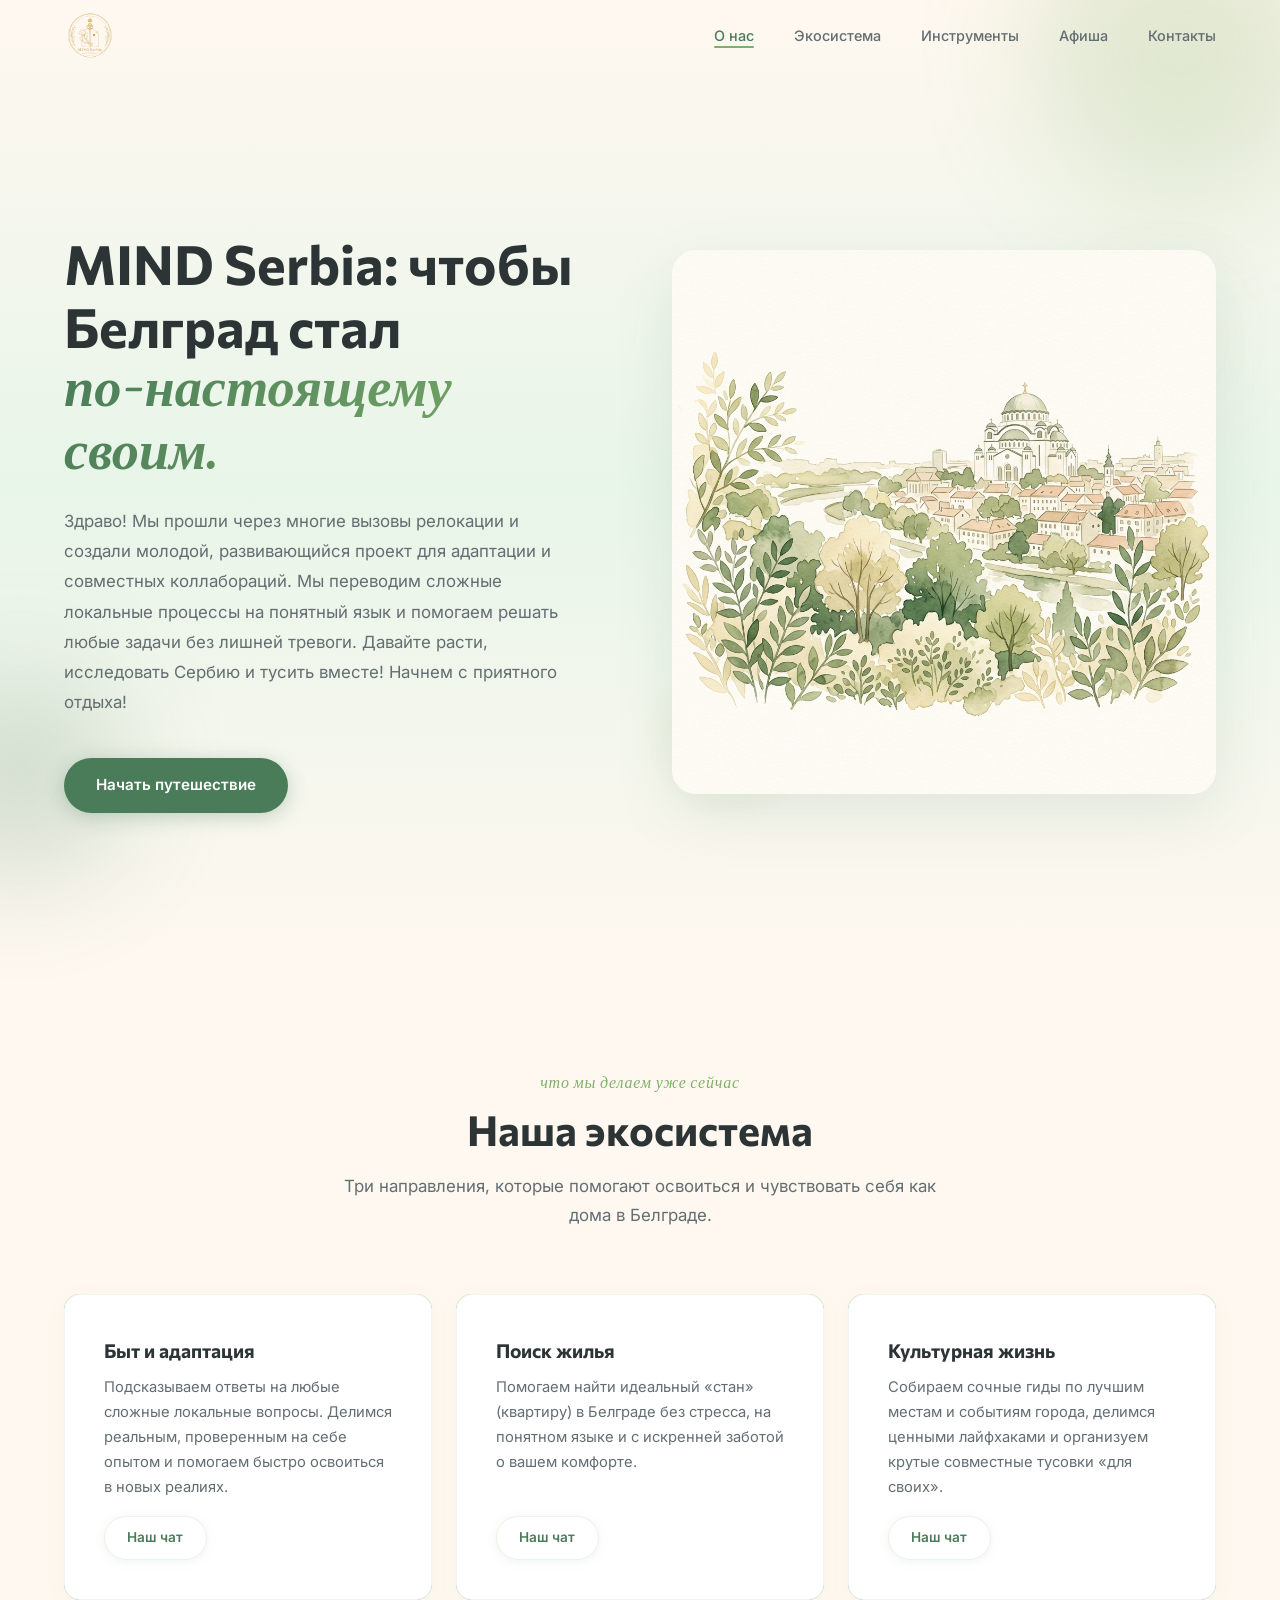
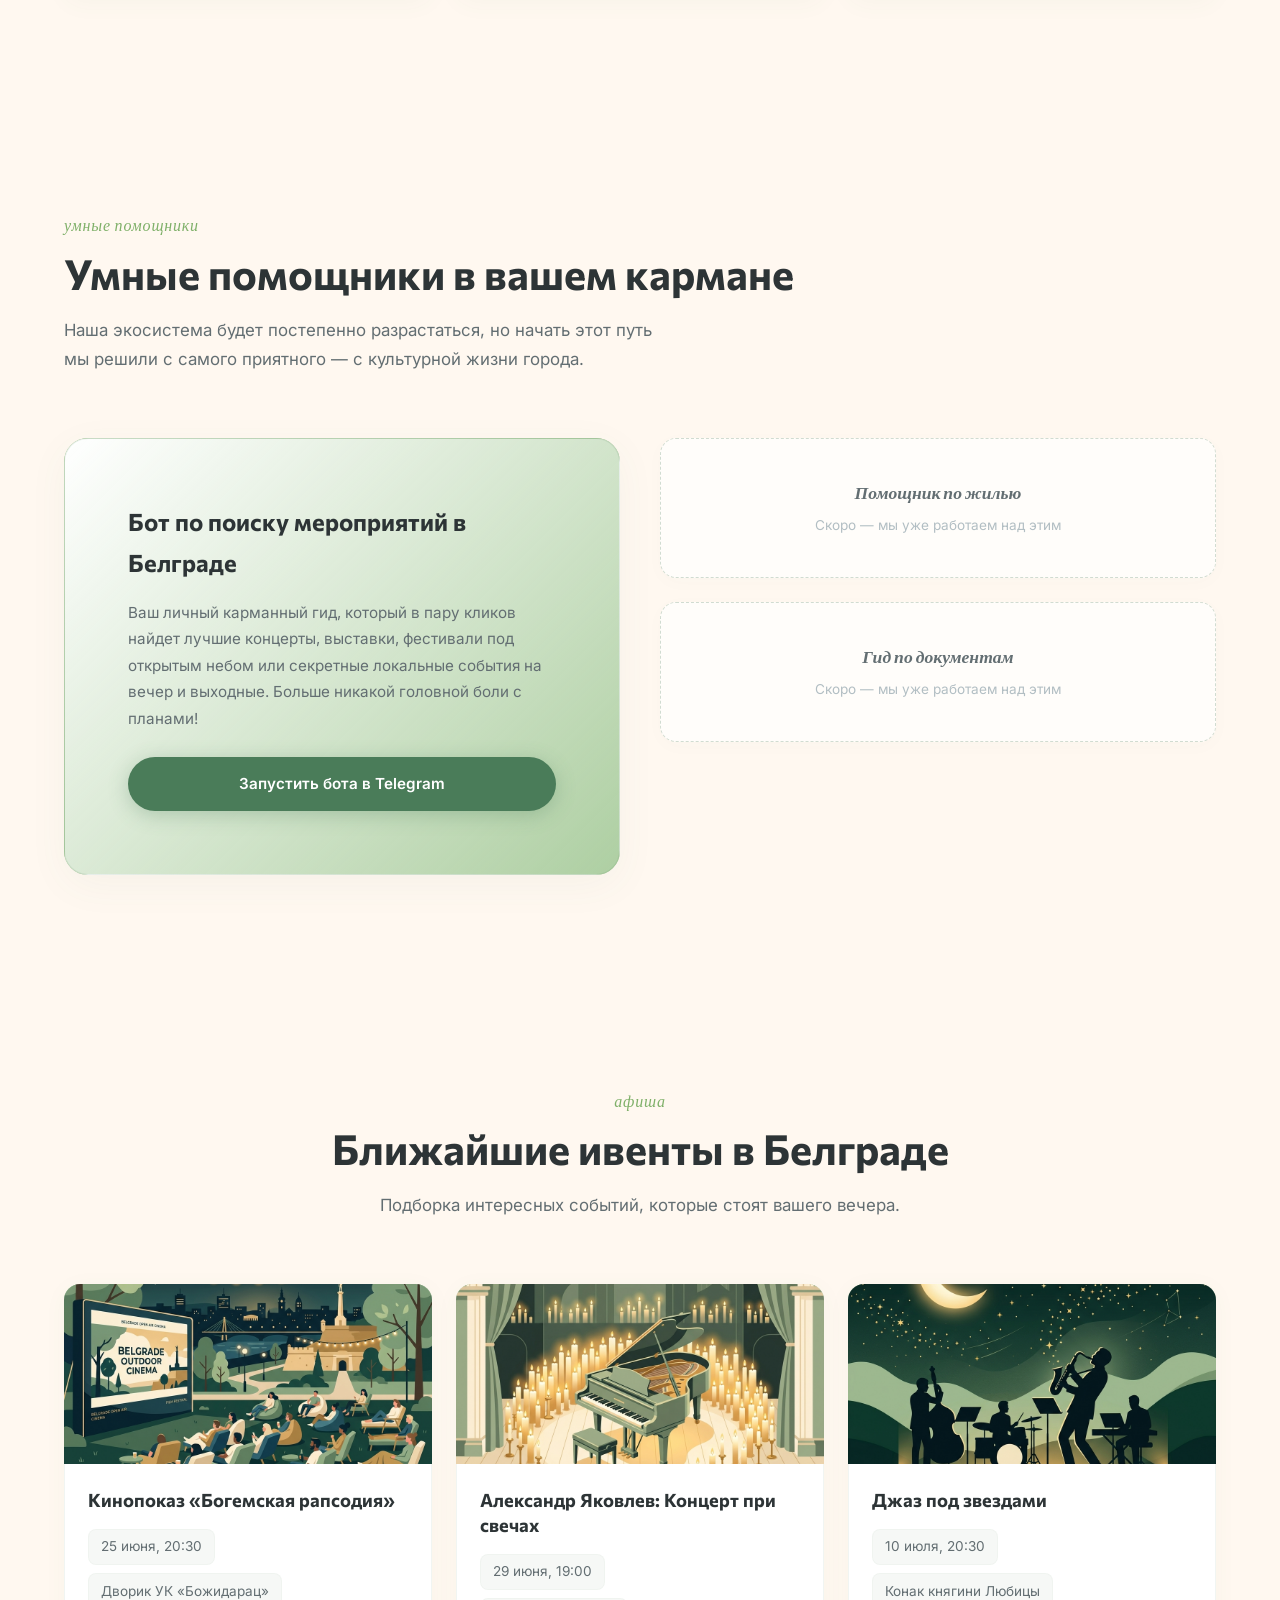
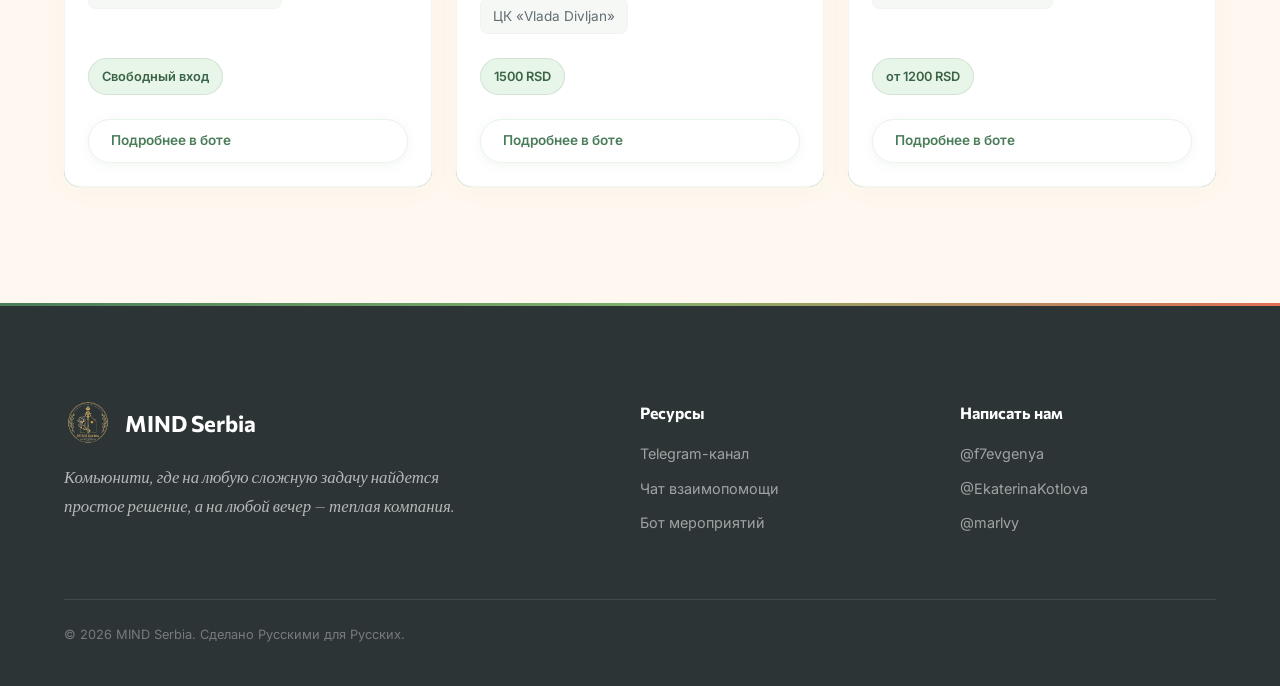
<file: MindSerbia/index.html>
<!DOCTYPE html>
<html lang="ru">
<head>
  <meta charset="UTF-8">
  <meta name="viewport" content="width=device-width, initial-scale=1.0">
  <title>MIND Serbia — чтобы Белград стал по-настоящему своим 🌿</title>
  <meta name="description" content="MIND Srbija — экосистема для экспатов в Сербии. Помогаем с адаптацией, поиском жилья, культурной жизнью и мероприятиями в Белграде.">
  
  <!-- Open Graph -->
  <meta property="og:type" content="website">
  <meta property="og:title" content="MIND Serbia — чтобы Белград стал по-настоящему своим 🌿">
  <meta property="og:description" content="Экосистема для экспатов в Сербии. Адаптация, жильё, культурная жизнь и мероприятия в Белграде.">
  <meta property="og:image" content="hero-belgrade.png">
  
  <!-- Favicon -->
  <link rel="icon" type="image/png" href="logo.png">
  
  <!-- Local Fonts -->
  <link rel="stylesheet" href="fonts.css">
  
  <!-- Styles -->
  <link rel="stylesheet" href="style.css">
</head>
<body>

  <!-- ============================================
       NAVIGATION
       ============================================ -->
  <nav class="nav" id="nav">
    <div class="nav-inner">
      <a href="#" class="nav-logo">
        <img src="logo.png" alt="MIND Serbia Logo" class="logo-img">
      </a>

      <ul class="nav-links">
        <li><a href="#about">О нас</a></li>
        <li><a href="#ecosystem">Экосистема</a></li>
        <li><a href="#tools">Инструменты</a></li>
        <li><a href="#events">Афиша</a></li>
        <li><a href="#footer">Контакты</a></li>
      </ul>

      <button class="nav-hamburger" id="hamburger" aria-label="Меню">
        <span></span>
        <span></span>
        <span></span>
      </button>
    </div>
  </nav>

  <!-- Mobile Menu Overlay -->
  <div class="nav-mobile" id="mobileMenu">
    <a href="#about">О нас</a>
    <a href="#ecosystem">Экосистема</a>
    <a href="#tools">Инструменты</a>
    <a href="#events">Афиша</a>
    <a href="#footer">Контакты</a>
  </div>

  <main>

    <!-- ============================================
         BLOCK 1: HERO
         ============================================ -->
    <section class="hero section" id="about">
      <!-- Decorative shapes -->
      <div class="hero-deco hero-deco--1"></div>
      <div class="hero-deco hero-deco--2"></div>
      <div class="hero-deco hero-deco--3"></div>

      <div class="container hero-inner">
        <div class="hero-content">
          <h1 class="reveal reveal-delay-1">
            MIND Serbia: чтобы Белград стал <span class="accent">по-настоящему своим.</span>
          </h1>

          <p class="hero-text reveal reveal-delay-2">
            Здраво! Мы прошли через многие вызовы релокации и создали молодой, развивающийся проект для адаптации и совместных коллабораций. Мы переводим сложные локальные процессы на понятный язык и помогаем решать любые задачи без лишней тревоги. Давайте расти, исследовать Сербию и тусить вместе! Начнем с приятного отдыха!
          </p>

          <a href="https://t.me/mind_events_bot" target="_blank" rel="noopener" class="btn btn-primary reveal reveal-delay-3" id="hero-cta">
            Начать путешествие
          </a>
        </div>

        <div class="hero-image reveal reveal-delay-2">
          <img src="hero-belgrade.png" alt="Белград — иллюстрация городского пейзажа с зеленью" width="600" height="400" loading="eager">
        </div>
      </div>
    </section>

    <!-- ============================================
         BLOCK 2: ECOSYSTEM
         ============================================ -->
    <section class="ecosystem section" id="ecosystem">
      <div class="container">
        <div class="ecosystem-header">
          <span class="section-label reveal">что мы делаем уже сейчас</span>
          <h2 class="section-title reveal reveal-delay-1">Наша экосистема</h2>
          <p class="section-subtitle reveal reveal-delay-2">
            Три направления, которые помогают освоиться и чувствовать себя как дома в Белграде.
          </p>
        </div>

        <div class="eco-grid">
          <!-- Card 1: Быт и адаптация -->
          <div class="eco-card reveal reveal-delay-1" id="eco-adaptation">
            <h3>Быт и адаптация</h3>
            <p>
              Подсказываем ответы на любые сложные локальные вопросы. Делимся реальным, проверенным на себе опытом и помогаем быстро освоиться в новых реалиях.
            </p>
            <a href="https://t.me/algatrip_serbia_chat" target="_blank" rel="noopener" class="btn btn-secondary btn-sm" id="eco-chat-btn-adaptation">
              Наш чат
            </a>
          </div>

          <!-- Card 2: Поиск жилья -->
          <div class="eco-card reveal reveal-delay-2" id="eco-housing">
            <h3>Поиск жилья</h3>
            <p>
              Помогаем найти идеальный «стан» (квартиру) в Белграде без стресса, на понятном языке и с искренней заботой о вашем комфорте.
            </p>
            <a href="https://t.me/algatrip_serbia_chat" target="_blank" rel="noopener" class="btn btn-secondary btn-sm" id="eco-chat-btn-housing">
              Наш чат
            </a>
          </div>

          <!-- Card 3: Культурная жизнь -->
          <div class="eco-card reveal reveal-delay-3" id="eco-culture">
            <h3>Культурная жизнь</h3>
            <p>
              Собираем сочные гиды по лучшим местам и событиям города, делимся ценными лайфхаками и организуем крутые совместные тусовки «для своих».
            </p>
            <a href="https://t.me/algatrip_serbia_chat" target="_blank" rel="noopener" class="btn btn-secondary btn-sm" id="eco-chat-btn-culture">
              Наш чат
            </a>
          </div>
        </div>
      </div>
    </section>

    <!-- ============================================
         BLOCK 3: TOOLS (BOT)
         ============================================ -->
    <section class="tools section" id="tools">
      <div class="container">
        <div class="tools-header">
          <span class="section-label reveal">умные помощники</span>
          <h2 class="section-title reveal reveal-delay-1">Умные помощники в вашем кармане</h2>
          <p class="section-subtitle reveal reveal-delay-2">
            Наша экосистема будет постепенно разрастаться, но начать этот путь мы решили с самого приятного — с культурной жизни города.
          </p>
        </div>

        <div class="tools-layout">
          <!-- Main Bot Card -->
          <div class="bot-card reveal reveal-delay-1" id="bot-events">
            <h3>Бот по поиску мероприятий в Белграде</h3>
            <p>
              Ваш личный карманный гид, который в пару кликов найдет лучшие концерты, выставки, фестивали под открытым небом или секретные локальные события на вечер и выходные. Больше никакой головной боли с планами!
            </p>
            <a href="https://t.me/mind_events_bot" target="_blank" rel="noopener" class="btn btn-primary" id="bot-cta">
              Запустить бота в Telegram
            </a>
          </div>

          <!-- Future Bots -->
          <div class="future-bots reveal reveal-delay-2">
            <div class="future-bot-card" id="bot-future-1">
              <h4>Помощник по жилью</h4>
              <p>Скоро — мы уже работаем над этим</p>
            </div>
            <div class="future-bot-card" id="bot-future-2">
              <h4>Гид по документам</h4>
              <p>Скоро — мы уже работаем над этим</p>
            </div>
          </div>
        </div>
      </div>
    </section>

    <!-- ============================================
         BLOCK 4: EVENTS (АФИША)
         ============================================ -->
    <section class="events section" id="events">
      <div class="container">
        <div class="events-header">
          <span class="section-label reveal">афиша</span>
          <h2 class="section-title reveal reveal-delay-1">Ближайшие ивенты в Белграде</h2>
          <p class="section-subtitle reveal reveal-delay-2">
            Подборка интересных событий, которые стоят вашего вечера.
          </p>
        </div>

        <div class="events-grid">
          <!-- Event 1 -->
          <div class="event-card reveal reveal-delay-1" id="event-1">
            <div class="event-card-image">
              <img src="event-cinema.png" alt="Кинопоказ «Богемская рапсодия»" loading="lazy">
            </div>
            <div class="event-card-content">
              <h3>Кинопоказ «Богемская рапсодия»</h3>
              <div class="event-meta">
                <div class="event-meta-item">
                  <span>25 июня, 20:30</span>
                </div>
                <div class="event-meta-item">
                  <span>Дворик УК «Божидарац»</span>
                </div>
              </div>
              <div class="event-price">Свободный вход</div>
              <a href="https://t.me/mind_events_bot" target="_blank" rel="noopener" class="btn btn-secondary btn-sm" id="event-1-btn">
                Подробнее в боте
              </a>
            </div>
          </div>

          <!-- Event 2 -->
          <div class="event-card reveal reveal-delay-2" id="event-2">
            <div class="event-card-image">
              <img src="event-candlelight.png" alt="Александр Яковлев: Концерт при свечах" loading="lazy">
            </div>
            <div class="event-card-content">
              <h3>Александр Яковлев: Концерт при свечах</h3>
              <div class="event-meta">
                <div class="event-meta-item">
                  <span>29 июня, 19:00</span>
                </div>
                <div class="event-meta-item">
                  <span>ЦК «Vlada Divljan»</span>
                </div>
              </div>
              <div class="event-price">1500 RSD</div>
              <a href="https://t.me/mind_events_bot" target="_blank" rel="noopener" class="btn btn-secondary btn-sm" id="event-2-btn">
                Подробнее в боте
              </a>
            </div>
          </div>

          <!-- Event 3 -->
          <div class="event-card reveal reveal-delay-3" id="event-3">
            <div class="event-card-image">
              <img src="event-jazz.png" alt="Джаз под звездами" loading="lazy">
            </div>
            <div class="event-card-content">
              <h3>Джаз под звездами</h3>
              <div class="event-meta">
                <div class="event-meta-item">
                  <span>10 июля, 20:30</span>
                </div>
                <div class="event-meta-item">
                  <span>Конак княгини Любицы</span>
                </div>
              </div>
              <div class="event-price">от 1200 RSD</div>
              <a href="https://t.me/mind_events_bot" target="_blank" rel="noopener" class="btn btn-secondary btn-sm" id="event-3-btn">
                Подробнее в боте
              </a>
            </div>
          </div>
        </div>
      </div>
    </section>

  </main>

  <!-- ============================================
       BLOCK 5: FOOTER
       ============================================ -->
  <footer class="footer" id="footer">
    <div class="container">
      <div class="footer-inner">
        <div class="footer-about">
          <div class="footer-logo">
            <img src="logo.png" alt="MIND Serbia Logo" class="footer-logo-img">
            <span>MIND Serbia</span>
          </div>
          <p>
            Комьюнити, где на любую сложную задачу найдется простое решение, а на любой вечер — теплая компания.
          </p>
        </div>

        <div class="footer-col">
          <h4>Ресурсы</h4>
          <ul class="footer-links">
            <li>
              <a href="https://t.me/algatrip_serbia_chat" target="_blank" rel="noopener" id="footer-channel">
                Telegram-канал
              </a>
            </li>
            <li>
              <a href="https://t.me/algatrip_serbia_chat" target="_blank" rel="noopener" id="footer-chat">
                Чат взаимопомощи
              </a>
            </li>
            <li>
              <a href="https://t.me/mind_events_bot" target="_blank" rel="noopener" id="footer-bot">
                Бот мероприятий
              </a>
            </li>
          </ul>
        </div>

        <div class="footer-col">
          <h4>Написать нам</h4>
          <ul class="footer-links">
            <li>
              <a href="https://t.me/f7evgenya" target="_blank" rel="noopener" id="footer-contact-1">
                @f7evgenya
              </a>
            </li>
            <li>
              <a href="https://t.me/EkaterinaKotlova" target="_blank" rel="noopener" id="footer-contact-2">
                @EkaterinaKotlova
              </a>
            </li>
            <li>
              <a href="https://t.me/marlvy" target="_blank" rel="noopener" id="footer-contact-3">
                @marlvy
              </a>
            </li>
          </ul>
        </div>
      </div>

      <div class="footer-bottom">
        <span>© 2026 MIND Serbia. Сделано Русскими для Русских.</span>
      </div>
    </div>
  </footer>

  <!-- Scripts -->
  <script src="script.js"></script>
</body>
</html>
</file>
<file: MindSerbia/fonts.css>
/* Local Fonts CSS for MIND Serbia Website */

/* cyrillic-ext */
@font-face {
  font-family: 'Commissioner';
  font-style: normal;
  font-weight: 300 800;
  font-display: swap;
  src: url('fonts/commissioner-300 800-normal-cyrillic-ext.woff2') format('woff2');
  unicode-range: U+0460-052F, U+1C80-1C8A, U+20B4, U+2DE0-2DFF, U+A640-A69F, U+FE2E-FE2F;
}

/* cyrillic */
@font-face {
  font-family: 'Commissioner';
  font-style: normal;
  font-weight: 300 800;
  font-display: swap;
  src: url('fonts/commissioner-300 800-normal-cyrillic.woff2') format('woff2');
  unicode-range: U+0301, U+0400-045F, U+0490-0491, U+04B0-04B1, U+2116;
}

/* greek */
@font-face {
  font-family: 'Commissioner';
  font-style: normal;
  font-weight: 300 800;
  font-display: swap;
  src: url('fonts/commissioner-300 800-normal-greek.woff2') format('woff2');
  unicode-range: U+0370-0377, U+037A-037F, U+0384-038A, U+038C, U+038E-03A1, U+03A3-03FF;
}

/* vietnamese */
@font-face {
  font-family: 'Commissioner';
  font-style: normal;
  font-weight: 300 800;
  font-display: swap;
  src: url('fonts/commissioner-300 800-normal-vietnamese.woff2') format('woff2');
  unicode-range: U+0102-0103, U+0110-0111, U+0128-0129, U+0168-0169, U+01A0-01A1, U+01AF-01B0, U+0300-0301, U+0303-0304, U+0308-0309, U+0323, U+0329, U+1EA0-1EF9, U+20AB;
}

/* latin-ext */
@font-face {
  font-family: 'Commissioner';
  font-style: normal;
  font-weight: 300 800;
  font-display: swap;
  src: url('fonts/commissioner-300 800-normal-latin-ext.woff2') format('woff2');
  unicode-range: U+0100-02BA, U+02BD-02C5, U+02C7-02CC, U+02CE-02D7, U+02DD-02FF, U+0304, U+0308, U+0329, U+1D00-1DBF, U+1E00-1E9F, U+1EF2-1EFF, U+2020, U+20A0-20AB, U+20AD-20C0, U+2113, U+2C60-2C7F, U+A720-A7FF;
}

/* latin */
@font-face {
  font-family: 'Commissioner';
  font-style: normal;
  font-weight: 300 800;
  font-display: swap;
  src: url('fonts/commissioner-300 800-normal-latin.woff2') format('woff2');
  unicode-range: U+0000-00FF, U+0131, U+0152-0153, U+02BB-02BC, U+02C6, U+02DA, U+02DC, U+0304, U+0308, U+0329, U+2000-206F, U+20AC, U+2122, U+2191, U+2193, U+2212, U+2215, U+FEFF, U+FFFD;
}

/* latin-ext */
@font-face {
  font-family: 'Instrument Serif';
  font-style: italic;
  font-weight: 400;
  font-display: swap;
  src: url('fonts/instrument-serif-400-italic-latin-ext.woff2') format('woff2');
  unicode-range: U+0100-02BA, U+02BD-02C5, U+02C7-02CC, U+02CE-02D7, U+02DD-02FF, U+0304, U+0308, U+0329, U+1D00-1DBF, U+1E00-1E9F, U+1EF2-1EFF, U+2020, U+20A0-20AB, U+20AD-20C0, U+2113, U+2C60-2C7F, U+A720-A7FF;
}

/* latin */
@font-face {
  font-family: 'Instrument Serif';
  font-style: italic;
  font-weight: 400;
  font-display: swap;
  src: url('fonts/instrument-serif-400-italic-latin.woff2') format('woff2');
  unicode-range: U+0000-00FF, U+0131, U+0152-0153, U+02BB-02BC, U+02C6, U+02DA, U+02DC, U+0304, U+0308, U+0329, U+2000-206F, U+20AC, U+2122, U+2191, U+2193, U+2212, U+2215, U+FEFF, U+FFFD;
}

/* latin-ext */
@font-face {
  font-family: 'Instrument Serif';
  font-style: normal;
  font-weight: 400;
  font-display: swap;
  src: url('fonts/instrument-serif-400-normal-latin-ext.woff2') format('woff2');
  unicode-range: U+0100-02BA, U+02BD-02C5, U+02C7-02CC, U+02CE-02D7, U+02DD-02FF, U+0304, U+0308, U+0329, U+1D00-1DBF, U+1E00-1E9F, U+1EF2-1EFF, U+2020, U+20A0-20AB, U+20AD-20C0, U+2113, U+2C60-2C7F, U+A720-A7FF;
}

/* latin */
@font-face {
  font-family: 'Instrument Serif';
  font-style: normal;
  font-weight: 400;
  font-display: swap;
  src: url('fonts/instrument-serif-400-normal-latin.woff2') format('woff2');
  unicode-range: U+0000-00FF, U+0131, U+0152-0153, U+02BB-02BC, U+02C6, U+02DA, U+02DC, U+0304, U+0308, U+0329, U+2000-206F, U+20AC, U+2122, U+2191, U+2193, U+2212, U+2215, U+FEFF, U+FFFD;
}

/* cyrillic-ext */
@font-face {
  font-family: 'Inter';
  font-style: normal;
  font-weight: 300 800;
  font-display: swap;
  src: url('fonts/inter-300 800-normal-cyrillic-ext.woff2') format('woff2');
  unicode-range: U+0460-052F, U+1C80-1C8A, U+20B4, U+2DE0-2DFF, U+A640-A69F, U+FE2E-FE2F;
}

/* cyrillic */
@font-face {
  font-family: 'Inter';
  font-style: normal;
  font-weight: 300 800;
  font-display: swap;
  src: url('fonts/inter-300 800-normal-cyrillic.woff2') format('woff2');
  unicode-range: U+0301, U+0400-045F, U+0490-0491, U+04B0-04B1, U+2116;
}

/* greek-ext */
@font-face {
  font-family: 'Inter';
  font-style: normal;
  font-weight: 300 800;
  font-display: swap;
  src: url('fonts/inter-300 800-normal-greek-ext.woff2') format('woff2');
  unicode-range: U+1F00-1FFF;
}

/* greek */
@font-face {
  font-family: 'Inter';
  font-style: normal;
  font-weight: 300 800;
  font-display: swap;
  src: url('fonts/inter-300 800-normal-greek.woff2') format('woff2');
  unicode-range: U+0370-0377, U+037A-037F, U+0384-038A, U+038C, U+038E-03A1, U+03A3-03FF;
}

/* vietnamese */
@font-face {
  font-family: 'Inter';
  font-style: normal;
  font-weight: 300 800;
  font-display: swap;
  src: url('fonts/inter-300 800-normal-vietnamese.woff2') format('woff2');
  unicode-range: U+0102-0103, U+0110-0111, U+0128-0129, U+0168-0169, U+01A0-01A1, U+01AF-01B0, U+0300-0301, U+0303-0304, U+0308-0309, U+0323, U+0329, U+1EA0-1EF9, U+20AB;
}

/* latin-ext */
@font-face {
  font-family: 'Inter';
  font-style: normal;
  font-weight: 300 800;
  font-display: swap;
  src: url('fonts/inter-300 800-normal-latin-ext.woff2') format('woff2');
  unicode-range: U+0100-02BA, U+02BD-02C5, U+02C7-02CC, U+02CE-02D7, U+02DD-02FF, U+0304, U+0308, U+0329, U+1D00-1DBF, U+1E00-1E9F, U+1EF2-1EFF, U+2020, U+20A0-20AB, U+20AD-20C0, U+2113, U+2C60-2C7F, U+A720-A7FF;
}

/* latin */
@font-face {
  font-family: 'Inter';
  font-style: normal;
  font-weight: 300 800;
  font-display: swap;
  src: url('fonts/inter-300 800-normal-latin.woff2') format('woff2');
  unicode-range: U+0000-00FF, U+0131, U+0152-0153, U+02BB-02BC, U+02C6, U+02DA, U+02DC, U+0304, U+0308, U+0329, U+2000-206F, U+20AC, U+2122, U+2191, U+2193, U+2212, U+2215, U+FEFF, U+FFFD;
}
</file>
<file: MindSerbia/style.css>
/* ============================================
   MIND Srbija — Design System & Styles
   ============================================ */

/* --- CSS Custom Properties (Design Tokens) --- */
:root {
  /* Colors */
  --color-primary: #4A7C59;
  --color-primary-light: #7FB069;
  --color-primary-pale: #E8F5E9;
  --color-primary-deep: #3A6347;
  --color-warm-cream: #FFF8F0;
  --color-warm-cream-dark: #F5EDE0;
  --color-white: #FFFFFF;
  --color-text: #2D3436;
  --color-text-muted: #636E72;
  --color-text-light: #B2BEC3;
  --color-accent-coral: #E17055;
  --color-accent-coral-hover: #D65D43;
  --color-card-shadow: rgba(74, 124, 89, 0.08);
  --color-card-shadow-hover: rgba(74, 124, 89, 0.18);
  --color-overlay: rgba(45, 52, 54, 0.6);

  /* Typography */
  --font-body: 'Inter', -apple-system, BlinkMacSystemFont, sans-serif;
  --font-heading: 'Commissioner', -apple-system, BlinkMacSystemFont, sans-serif;
  --font-accent: 'Instrument Serif', Georgia, serif;

  /* Spacing */
  --space-xs: 0.5rem;
  --space-sm: 1rem;
  --space-md: 1.5rem;
  --space-lg: 2.5rem;
  --space-xl: 4rem;
  --space-2xl: 6rem;
  --space-3xl: 8rem;

  /* Layout */
  --max-width: 1200px;
  --border-radius: 16px;
  --border-radius-sm: 10px;
  --border-radius-lg: 24px;

  /* Transitions */
  --transition: 0.3s cubic-bezier(0.4, 0, 0.2, 1);
  --transition-slow: 0.5s cubic-bezier(0.4, 0, 0.2, 1);

  /* Nav height */
  --nav-height: 72px;
}

/* --- Reset & Base --- */
*,
*::before,
*::after {
  margin: 0;
  padding: 0;
  box-sizing: border-box;
}

html {
  scroll-behavior: smooth;
  font-size: 16px;
  scroll-padding-top: var(--nav-height);
}

body {
  font-family: var(--font-body);
  color: var(--color-text);
  background-color: var(--color-warm-cream);
  line-height: 1.7;
  -webkit-font-smoothing: antialiased;
  -moz-osx-font-smoothing: grayscale;
  overflow-x: hidden;
}

img {
  max-width: 100%;
  height: auto;
  display: block;
}

a {
  color: inherit;
  text-decoration: none;
}

button {
  border: none;
  cursor: pointer;
  font-family: inherit;
  background: none;
}

/* --- Utility --- */
.container {
  max-width: var(--max-width);
  margin: 0 auto;
  padding: 0 var(--space-md);
}

.section {
  padding: var(--space-2xl) 0;
}

.section-label {
  font-family: var(--font-accent);
  font-style: italic;
  font-size: 1rem;
  color: var(--color-primary-light);
  letter-spacing: 0.05em;
  margin-bottom: var(--space-xs);
  display: block;
}

.section-title {
  font-family: var(--font-heading);
  font-size: clamp(1.8rem, 4vw, 2.6rem);
  font-weight: 700;
  color: var(--color-text);
  line-height: 1.25;
  margin-bottom: var(--space-sm);
}

.section-subtitle {
  font-size: 1.05rem;
  color: var(--color-text-muted);
  max-width: 600px;
  line-height: 1.75;
}

/* --- Scroll Reveal Animation --- */
.reveal {
  opacity: 0;
  transform: translateY(24px);
  transition: opacity 0.95s cubic-bezier(0.16, 1, 0.3, 1),
              transform 0.95s cubic-bezier(0.16, 1, 0.3, 1);
  will-change: transform, opacity;
}

.reveal.visible {
  opacity: 1;
  transform: translateY(0);
}

.reveal-delay-1 { transition-delay: 0.1s; }
.reveal-delay-2 { transition-delay: 0.2s; }
.reveal-delay-3 { transition-delay: 0.3s; }
.reveal-delay-4 { transition-delay: 0.4s; }

/* ============================================
   NAVIGATION
   ============================================ */
.nav {
  position: fixed;
  top: 0;
  left: 0;
  right: 0;
  z-index: 1000;
  height: var(--nav-height);
  display: flex;
  align-items: center;
  transition: var(--transition);
  background: transparent;
}

.nav.scrolled {
  background: rgba(255, 248, 240, 0.85);
  backdrop-filter: blur(20px);
  -webkit-backdrop-filter: blur(20px);
  box-shadow: 0 1px 20px rgba(74, 124, 89, 0.06);
}

.nav-inner {
  display: flex;
  align-items: center;
  justify-content: space-between;
  width: 100%;
  max-width: var(--max-width);
  margin: 0 auto;
  padding: 0 var(--space-md);
}

.nav-logo {
  display: flex;
  align-items: center;
  z-index: 1001;
}

.logo-img {
  height: 52px;
  width: auto;
  display: block;
  transition: transform var(--transition);
}

.logo-img:hover {
  transform: scale(1.05);
}

.nav-links {
  display: flex;
  align-items: center;
  gap: var(--space-lg);
  list-style: none;
}

.nav-links a {
  font-size: 0.9rem;
  font-weight: 500;
  color: var(--color-text-muted);
  transition: color var(--transition);
  position: relative;
}

.nav-links a::after {
  content: '';
  position: absolute;
  bottom: -4px;
  left: 0;
  width: 0;
  height: 2px;
  background: var(--color-primary-light);
  border-radius: 2px;
  transition: width var(--transition);
}

.nav-links a:hover,
.nav-links a.active {
  color: var(--color-primary);
}

.nav-links a:hover::after,
.nav-links a.active::after {
  width: 100%;
}

/* Hamburger */
.nav-hamburger {
  display: none;
  flex-direction: column;
  gap: 5px;
  z-index: 1001;
  padding: 4px;
}

.nav-hamburger span {
  display: block;
  width: 24px;
  height: 2px;
  background: var(--color-text);
  border-radius: 2px;
  transition: var(--transition);
}

.nav-hamburger.active span:nth-child(1) {
  transform: rotate(45deg) translate(5px, 5px);
}

.nav-hamburger.active span:nth-child(2) {
  opacity: 0;
}

.nav-hamburger.active span:nth-child(3) {
  transform: rotate(-45deg) translate(5px, -5px);
}

/* Mobile menu overlay */
.nav-mobile {
  position: fixed;
  top: 0;
  left: 0;
  right: 0;
  bottom: 0;
  background: rgba(255, 248, 240, 0.97);
  backdrop-filter: blur(30px);
  -webkit-backdrop-filter: blur(30px);
  display: flex;
  flex-direction: column;
  align-items: center;
  justify-content: center;
  gap: var(--space-lg);
  z-index: 999;
  opacity: 0;
  pointer-events: none;
  transition: opacity var(--transition);
}

.nav-mobile.open {
  opacity: 1;
  pointer-events: all;
}

.nav-mobile a {
  font-family: var(--font-heading);
  font-size: 1.6rem;
  font-weight: 600;
  color: var(--color-text);
  transition: color var(--transition), transform var(--transition);
  position: relative;
}

.nav-mobile a:hover,
.nav-mobile a.active {
  color: var(--color-primary);
  transform: scale(1.05);
}

/* ============================================
   HERO SECTION
   ============================================ */
.hero {
  min-height: 100vh;
  display: flex;
  align-items: center;
  position: relative;
  background: linear-gradient(180deg, var(--color-warm-cream) 0%, var(--color-primary-pale) 50%, var(--color-warm-cream) 100%);
}

.hero-inner {
  display: grid;
  grid-template-columns: 1fr 1fr;
  gap: var(--space-xl);
  align-items: center;
  padding-top: var(--nav-height);
}

.hero-content {
  padding: var(--space-xl) 0;
}

.hero-badge {
  display: inline-flex;
  align-items: center;
  gap: 0.4rem;
  background: var(--color-white);
  border: 1px solid var(--color-primary-pale);
  border-radius: 100px;
  padding: 0.4rem 1rem;
  font-size: 0.8rem;
  font-weight: 500;
  color: var(--color-primary);
  margin-bottom: var(--space-md);
  box-shadow: 0 2px 12px var(--color-card-shadow);
}

.hero h1 {
  font-family: var(--font-heading);
  font-size: clamp(2.2rem, 5vw, 3.4rem);
  font-weight: 700;
  line-height: 1.15;
  color: var(--color-text);
  margin-bottom: var(--space-md);
}

.hero h1 .accent {
  font-family: var(--font-accent);
  font-style: italic;
  background: linear-gradient(120deg, var(--color-primary) 0%, var(--color-primary-light) 100%);
  -webkit-background-clip: text;
  -webkit-text-fill-color: transparent;
  background-clip: text;
  display: inline-block;
}

.hero-text {
  font-size: 1.05rem;
  color: var(--color-text-muted);
  line-height: 1.8;
  margin-bottom: var(--space-lg);
  max-width: 520px;
}

.hero-image {
  position: relative;
  perspective: 1000px;
}

.hero-image img {
  border-radius: var(--border-radius-lg);
  box-shadow: 0 20px 60px rgba(74, 124, 89, 0.12);
  transition: transform 0.7s cubic-bezier(0.16, 1, 0.3, 1), box-shadow 0.7s ease;
}

.hero-image img:hover {
  transform: scale(1.025) translateY(-6px) rotateX(1deg);
  box-shadow: 0 30px 70px rgba(74, 124, 89, 0.2);
}

.hero-image::before {
  content: '';
  position: absolute;
  top: -20px;
  right: -20px;
  width: 120px;
  height: 120px;
  background: radial-gradient(circle, var(--color-primary-pale) 0%, transparent 70%);
  border-radius: 50%;
  z-index: -1;
}

.hero-image::after {
  content: '';
  position: absolute;
  bottom: -30px;
  left: -30px;
  width: 180px;
  height: 180px;
  background: radial-gradient(circle, rgba(127, 176, 105, 0.15) 0%, transparent 70%);
  border-radius: 50%;
  z-index: -1;
}

/* Decorative floating shapes */
.hero-deco {
  position: absolute;
  border-radius: 50%;
  opacity: 0.22;
  pointer-events: none;
  filter: blur(60px);
}

.hero-deco--1 {
  width: 300px;
  height: 300px;
  background: var(--color-primary-light);
  top: -100px;
  right: -50px;
}

.hero-deco--2 {
  width: 200px;
  height: 200px;
  background: var(--color-primary);
  bottom: 10%;
  left: -80px;
}

.hero-deco--3 {
  width: 100px;
  height: 100px;
  background: var(--color-accent-coral);
  top: 30%;
  right: 5%;
  opacity: 0.08;
}

/* ============================================
   BUTTONS
   ============================================ */
.btn {
  display: inline-flex;
  align-items: center;
  gap: 0.5rem;
  padding: 0.9rem 2rem;
  border-radius: 100px;
  font-size: 0.95rem;
  font-weight: 600;
  transition: all var(--transition);
  cursor: pointer;
  text-decoration: none;
  border: none;
}

.btn-primary {
  background: var(--color-primary);
  color: var(--color-white);
  box-shadow: 0 4px 20px rgba(74, 124, 89, 0.3);
}

.btn-primary:hover {
  background: var(--color-primary-deep);
  box-shadow: 0 6px 30px rgba(74, 124, 89, 0.4);
  transform: translateY(-2px);
}

.btn-secondary {
  background: var(--color-white);
  color: var(--color-primary);
  border: 1.5px solid var(--color-primary-pale);
  box-shadow: 0 2px 12px var(--color-card-shadow);
}

.btn-secondary:hover {
  border-color: var(--color-primary-light);
  box-shadow: 0 4px 20px var(--color-card-shadow-hover);
  transform: translateY(-2px);
}

.btn-coral {
  background: var(--color-accent-coral);
  color: var(--color-white);
  box-shadow: 0 4px 20px rgba(225, 112, 85, 0.3);
}

.btn-coral:hover {
  background: var(--color-accent-coral-hover);
  box-shadow: 0 6px 30px rgba(225, 112, 85, 0.4);
  transform: translateY(-2px);
}

.btn-sm {
  padding: 0.6rem 1.4rem;
  font-size: 0.85rem;
}

.btn-icon {
  font-size: 1.1rem;
}

/* ============================================
   ECOSYSTEM SECTION
   ============================================ */
.ecosystem {
  background: transparent;
  position: relative;
}

.ecosystem::before {
  display: none;
}

.ecosystem-header {
  text-align: center;
  margin-bottom: var(--space-xl);
}

.ecosystem-header .section-subtitle {
  margin: 0 auto;
}

.eco-grid {
  display: grid;
  grid-template-columns: repeat(3, 1fr);
  gap: var(--space-md);
  padding-bottom: 20px; /* Space for sliding brick */
}

.eco-card {
  background: transparent;
  border-radius: var(--border-radius);
  padding: var(--space-lg);
  position: relative;
  display: flex;
  flex-direction: column;
  align-items: flex-start;
  z-index: 1;
  transition: transform 0.4s cubic-bezier(0.16, 1, 0.3, 1);
}

.eco-card::before {
  content: '';
  position: absolute;
  top: 0;
  left: 0;
  right: 0;
  bottom: 0;
  background: var(--color-white);
  border-radius: var(--border-radius);
  border: 1px solid rgba(74, 124, 89, 0.08);
  box-shadow: 0 4px 24px rgba(74, 124, 89, 0.04);
  z-index: -1;
  transition: box-shadow 0.4s cubic-bezier(0.16, 1, 0.3, 1),
              border-color 0.4s cubic-bezier(0.16, 1, 0.3, 1);
}

.eco-card::after {
  content: '';
  position: absolute;
  top: 0;
  left: 0;
  right: 0;
  bottom: 0;
  background: var(--color-primary-light);
  border-radius: var(--border-radius);
  z-index: -2;
  transform: translate(0, 0);
  transition: transform 0.4s cubic-bezier(0.16, 1, 0.3, 1);
  pointer-events: none;
}

.eco-card:hover,
.eco-card:active {
  transform: translate(-8px, -8px);
}

.eco-card:hover::before,
.eco-card:active::before {
  box-shadow: 0 16px 40px rgba(74, 124, 89, 0.12);
  border-color: rgba(74, 124, 89, 0.2);
}

.eco-card:hover::after,
.eco-card:active::after {
  transform: translate(16px, 16px);
}

.eco-card-icon {
  width: 56px;
  height: 56px;
  border-radius: var(--border-radius-sm);
  background: rgba(74, 124, 89, 0.08);
  display: flex;
  align-items: center;
  justify-content: center;
  font-size: 1.5rem;
  margin-bottom: var(--space-md);
  box-shadow: inset 0 2px 4px rgba(74, 124, 89, 0.05);
}

.eco-card h3 {
  font-family: var(--font-heading);
  font-size: 1.2rem;
  font-weight: 700;
  margin-bottom: var(--space-xs);
  color: var(--color-text);
}

.eco-card p {
  font-size: 0.92rem;
  color: var(--color-text-muted);
  line-height: 1.7;
  margin-bottom: var(--space-sm);
}

.eco-card .btn {
  margin-top: auto;
}

/* ============================================
   TOOLS SECTION (BOT)
   ============================================ */
.tools {
  position: relative;
  overflow: hidden;
}

.tools-header {
  margin-bottom: var(--space-xl);
}

.tools-layout {
  display: grid;
  grid-template-columns: 1fr 1fr;
  gap: var(--space-lg);
  align-items: start;
  padding-bottom: 20px; /* Space for sliding brick */
}

.bot-card {
  background: transparent;
  border-radius: var(--border-radius-lg);
  padding: var(--space-xl);
  position: relative;
  transition: transform 0.4s cubic-bezier(0.16, 1, 0.3, 1);
  z-index: 1;
}

.bot-card::before {
  content: '';
  position: absolute;
  top: 0;
  left: 0;
  right: 0;
  bottom: 0;
  background: linear-gradient(135deg, var(--color-white) 0%, rgba(232, 245, 233, 0.45) 100%);
  border-radius: var(--border-radius-lg);
  border: 1px solid rgba(74, 124, 89, 0.12);
  box-shadow: 0 10px 40px rgba(74, 124, 89, 0.05);
  z-index: -1;
  transition: box-shadow 0.4s cubic-bezier(0.16, 1, 0.3, 1),
              border-color 0.4s cubic-bezier(0.16, 1, 0.3, 1);
}

.bot-card::after {
  content: '';
  position: absolute;
  top: 0;
  left: 0;
  right: 0;
  bottom: 0;
  background: var(--color-primary-light);
  border-radius: var(--border-radius-lg);
  z-index: -2;
  transform: translate(0, 0);
  transition: transform 0.4s cubic-bezier(0.16, 1, 0.3, 1);
  pointer-events: none;
}

.bot-card:hover,
.bot-card:active {
  transform: translate(-8px, -8px);
}

.bot-card:hover::before,
.bot-card:active::before {
  box-shadow: 0 20px 50px rgba(74, 124, 89, 0.12);
  border-color: rgba(74, 124, 89, 0.2);
}

.bot-card:hover::after,
.bot-card:active::after {
  transform: translate(16px, 16px);
}

.bot-card-badge {
  display: inline-flex;
  align-items: center;
  gap: 0.4rem;
  background: var(--color-primary-pale);
  color: var(--color-primary);
  font-size: 0.75rem;
  font-weight: 600;
  padding: 0.35rem 0.85rem;
  border-radius: 100px;
  margin-bottom: var(--space-md);
  text-transform: uppercase;
  letter-spacing: 0.05em;
  border: 1px solid rgba(74, 124, 89, 0.15);
}

.bot-card-badge::before {
  content: '';
  display: inline-block;
  width: 7px;
  height: 7px;
  border-radius: 50%;
  background: var(--color-primary-light);
  animation: pulse-green 1.8s infinite;
}

@keyframes pulse-green {
  0% {
    transform: scale(0.95);
    box-shadow: 0 0 0 0 rgba(127, 176, 105, 0.7);
  }
  70% {
    transform: scale(1);
    box-shadow: 0 0 0 6px rgba(127, 176, 105, 0);
  }
  100% {
    transform: scale(0.95);
    box-shadow: 0 0 0 0 rgba(127, 176, 105, 0);
  }
}

.bot-card h3 {
  font-family: var(--font-heading);
  font-size: 1.5rem;
  font-weight: 700;
  margin-bottom: var(--space-sm);
  color: var(--color-text);
}

.bot-card p {
  color: var(--color-text-muted);
  line-height: 1.75;
  margin-bottom: var(--space-md);
  font-size: 0.95rem;
}

.bot-card .btn {
  width: 100%;
  justify-content: center;
}

/* Future bots placeholder */
.future-bots {
  display: flex;
  flex-direction: column;
  gap: var(--space-md);
}

.future-bot-card {
  background: rgba(255, 255, 255, 0.65);
  backdrop-filter: blur(10px);
  -webkit-backdrop-filter: blur(10px);
  border: 1px dashed rgba(74, 124, 89, 0.25);
  border-radius: var(--border-radius);
  padding: var(--space-lg);
  text-align: center;
  transition: all var(--transition);
  box-shadow: 0 4px 20px rgba(74, 124, 89, 0.02);
}

.future-bot-card:hover {
  background: rgba(255, 255, 255, 0.9);
  border-color: var(--color-primary-light);
  transform: translateY(-2px);
  box-shadow: 0 10px 30px rgba(74, 124, 89, 0.06);
}

.future-bot-card .future-icon {
  font-size: 2rem;
  margin-bottom: var(--space-xs);
  filter: grayscale(40%);
  transition: filter var(--transition);
}

.future-bot-card:hover .future-icon {
  filter: grayscale(0%);
}

.future-bot-card h4 {
  font-family: var(--font-accent);
  font-style: italic;
  font-size: 1.1rem;
  color: var(--color-text-muted);
  margin-bottom: 0.3rem;
}

.future-bot-card p {
  font-size: 0.85rem;
  color: var(--color-text-light);
}

/* ============================================
   EVENTS SECTION (АФИША)
   ============================================ */
.events {
  background: transparent;
  position: relative;
}

.events::before {
  display: none;
}

.events-header {
  text-align: center;
  margin-bottom: var(--space-xl);
}

.events-header .section-subtitle {
  margin: 0 auto;
}

.events-grid {
  display: grid;
  grid-template-columns: repeat(3, 1fr);
  gap: var(--space-md);
  padding-bottom: 20px; /* Space for sliding brick */
}

.event-card {
  background: transparent;
  border-radius: var(--border-radius);
  position: relative;
  display: flex;
  flex-direction: column;
  z-index: 1;
  transition: transform 0.4s cubic-bezier(0.16, 1, 0.3, 1);
}

.event-card::before {
  content: '';
  position: absolute;
  top: 0;
  left: 0;
  right: 0;
  bottom: 0;
  background: var(--color-white);
  border-radius: var(--border-radius);
  border: 1px solid rgba(74, 124, 89, 0.08);
  box-shadow: 0 4px 24px rgba(74, 124, 89, 0.04);
  z-index: -1;
  transition: box-shadow 0.4s cubic-bezier(0.16, 1, 0.3, 1),
              border-color 0.4s cubic-bezier(0.16, 1, 0.3, 1);
}

.event-card::after {
  content: '';
  position: absolute;
  top: 0;
  left: 0;
  right: 0;
  bottom: 0;
  background: var(--color-primary-light);
  border-radius: var(--border-radius);
  z-index: -2;
  transform: translate(0, 0);
  transition: transform 0.4s cubic-bezier(0.16, 1, 0.3, 1);
  pointer-events: none;
}

.event-card:hover,
.event-card:active {
  transform: translate(-8px, -8px);
}

.event-card:hover::before,
.event-card:active::before {
  box-shadow: 0 16px 40px rgba(74, 124, 89, 0.12);
  border-color: rgba(74, 124, 89, 0.2);
}

.event-card:hover::after,
.event-card:active::after {
  transform: translate(16px, 16px);
}

.event-card-image {
  position: relative;
  width: 100%;
  height: 180px;
  overflow: hidden;
  border-radius: var(--border-radius) var(--border-radius) 0 0;
}

.event-card-image img {
  width: 100%;
  height: 100%;
  object-fit: cover;
  transition: transform 0.8s cubic-bezier(0.16, 1, 0.3, 1);
}

.event-card:hover .event-card-image img {
  transform: scale(1.05);
}

.event-card-emoji {
  position: absolute;
  top: 12px;
  right: 12px;
  width: 36px;
  height: 36px;
  border-radius: 50%;
  background: rgba(255, 255, 255, 0.85);
  backdrop-filter: blur(8px);
  -webkit-backdrop-filter: blur(8px);
  display: flex;
  align-items: center;
  justify-content: center;
  font-size: 1.1rem;
  box-shadow: 0 4px 10px rgba(0, 0, 0, 0.08);
}

.event-card-content {
  padding: var(--space-md);
  display: flex;
  flex-direction: column;
  flex-grow: 1;
}

.event-card h3 {
  font-family: var(--font-heading);
  font-size: 1.15rem;
  font-weight: 700;
  margin-bottom: var(--space-sm);
  color: var(--color-text);
  line-height: 1.35;
}

.event-meta {
  display: flex;
  flex-direction: column;
  gap: 0.5rem;
  margin-bottom: var(--space-md);
  flex-grow: 1;
}

.event-meta-item {
  display: flex;
  align-items: center;
  gap: 0.5rem;
  font-size: 0.85rem;
  color: var(--color-text-muted);
  background: rgba(74, 124, 89, 0.05);
  padding: 0.35rem 0.75rem;
  border-radius: 8px;
  width: fit-content;
  border: 1px solid rgba(74, 124, 89, 0.04);
}

.event-meta-icon {
  font-size: 0.9rem;
  width: 18px;
  text-align: center;
  flex-shrink: 0;
}

.event-price {
  display: inline-flex;
  align-items: center;
  gap: 0.3rem;
  background: var(--color-primary-pale);
  color: var(--color-primary-deep);
  font-size: 0.8rem;
  font-weight: 600;
  padding: 0.4rem 0.8rem;
  border-radius: 100px;
  margin-bottom: var(--space-md);
  width: fit-content;
  border: 1px solid rgba(74, 124, 89, 0.15);
}

/* ============================================
   FOOTER
   ============================================ */
.footer {
  background: var(--color-text);
  color: var(--color-white);
  padding: var(--space-2xl) 0 var(--space-lg);
  position: relative;
}

.footer::before {
  content: '';
  position: absolute;
  top: 0;
  left: 0;
  right: 0;
  height: 3px;
  background: linear-gradient(90deg, var(--color-primary), var(--color-primary-light), var(--color-accent-coral));
}

.footer-inner {
  display: grid;
  grid-template-columns: 2fr 1fr 1fr;
  gap: var(--space-xl);
  margin-bottom: var(--space-xl);
}

.footer-about .footer-logo {
  font-family: var(--font-heading);
  font-size: 1.4rem;
  font-weight: 700;
  color: var(--color-white);
  margin-bottom: var(--space-sm);
  display: flex;
  align-items: center;
  gap: 0.8rem;
}

.footer-logo-img {
  height: 48px;
  width: auto;
  display: block;
}

.footer-about p {
  font-family: var(--font-accent);
  font-style: italic;
  font-size: 1.05rem;
  color: rgba(255, 255, 255, 0.65);
  line-height: 1.7;
  max-width: 400px;
}

.footer h4 {
  font-family: var(--font-heading);
  font-size: 1rem;
  font-weight: 700;
  margin-bottom: var(--space-sm);
  color: var(--color-white);
}

.footer-links {
  list-style: none;
  display: flex;
  flex-direction: column;
  gap: 0.6rem;
}

.footer-links a {
  font-size: 0.9rem;
  color: rgba(255, 255, 255, 0.55);
  transition: color var(--transition);
  display: flex;
  align-items: center;
  gap: 0.4rem;
}

.footer-links a:hover {
  color: var(--color-primary-light);
}

.footer-bottom {
  border-top: 1px solid rgba(255, 255, 255, 0.1);
  padding-top: var(--space-md);
  display: flex;
  align-items: center;
  justify-content: space-between;
  font-size: 0.8rem;
  color: rgba(255, 255, 255, 0.35);
}

/* ============================================
   RESPONSIVE — Tablet
   ============================================ */
@media (max-width: 1024px) {
  .hero-inner {
    grid-template-columns: 1fr;
    text-align: center;
  }

  .hero-content {
    order: 1;
  }

  .hero-image {
    order: 2;
    max-width: 500px;
    margin: 0 auto;
  }

  .hero-text {
    margin-left: auto;
    margin-right: auto;
  }

  .eco-grid {
    grid-template-columns: 1fr;
    max-width: 500px;
    margin: 0 auto;
  }

  .tools-layout {
    grid-template-columns: 1fr;
    max-width: 560px;
    margin: 0 auto;
  }

  .events-grid {
    grid-template-columns: 1fr;
    max-width: 500px;
    margin: 0 auto;
  }

  .footer-inner {
    grid-template-columns: 1fr;
    text-align: center;
    gap: var(--space-lg);
  }

  .footer-about p {
    margin: 0 auto;
  }

  .footer-links {
    align-items: center;
  }

  .footer-bottom {
    flex-direction: column;
    gap: var(--space-xs);
    text-align: center;
  }
}

/* ============================================
   RESPONSIVE — Mobile
   ============================================ */
@media (max-width: 768px) {
  :root {
    --nav-height: 60px;
  }

  .logo-img {
    height: 42px;
    width: auto;
  }

  .nav-links {
    display: none;
  }

  .nav-hamburger {
    display: flex;
  }

  .section {
    padding: var(--space-xl) 0;
  }

  .hero {
    min-height: calc(100vh - 60px);
    min-height: calc(100dvh - 60px);
  }

  .hero h1 {
    font-size: clamp(1.8rem, 7vw, 2.4rem);
  }

  .hero-image {
    max-width: 100%;
  }

  .hero-badge {
    font-size: 0.75rem;
  }

  .hero-text {
    font-size: 0.95rem;
  }

  .btn {
    padding: 0.8rem 1.6rem;
    font-size: 0.9rem;
  }

  .bot-card {
    padding: var(--space-lg);
  }

  .bot-card h3 {
    font-size: 1.25rem;
  }

  .section-title {
    font-size: clamp(1.5rem, 5vw, 2rem);
  }

  /* Horizontal scroll for events on mobile */
  .events-grid {
    display: flex;
    overflow-x: auto;
    scroll-snap-type: x mandatory;
    -webkit-overflow-scrolling: touch;
    gap: var(--space-sm);
    padding: 0 var(--space-md) var(--space-md);
    margin: 0 calc(-1 * var(--space-md));
    max-width: none;
  }

  .events-grid::-webkit-scrollbar {
    height: 6px;
  }

  .events-grid::-webkit-scrollbar-track {
    background: transparent;
  }

  .events-grid::-webkit-scrollbar-thumb {
    background: rgba(74, 124, 89, 0.2);
    border-radius: 10px;
  }

  .events-grid::-webkit-scrollbar-thumb:hover {
    background: rgba(74, 124, 89, 0.4);
  }

  .event-card {
    min-width: 280px;
    scroll-snap-align: start;
    flex-shrink: 0;
  }
}

@media (max-width: 380px) {
  .hero h1 {
    font-size: 1.6rem;
  }

  .container {
    padding: 0 var(--space-sm);
  }
}
</file>
